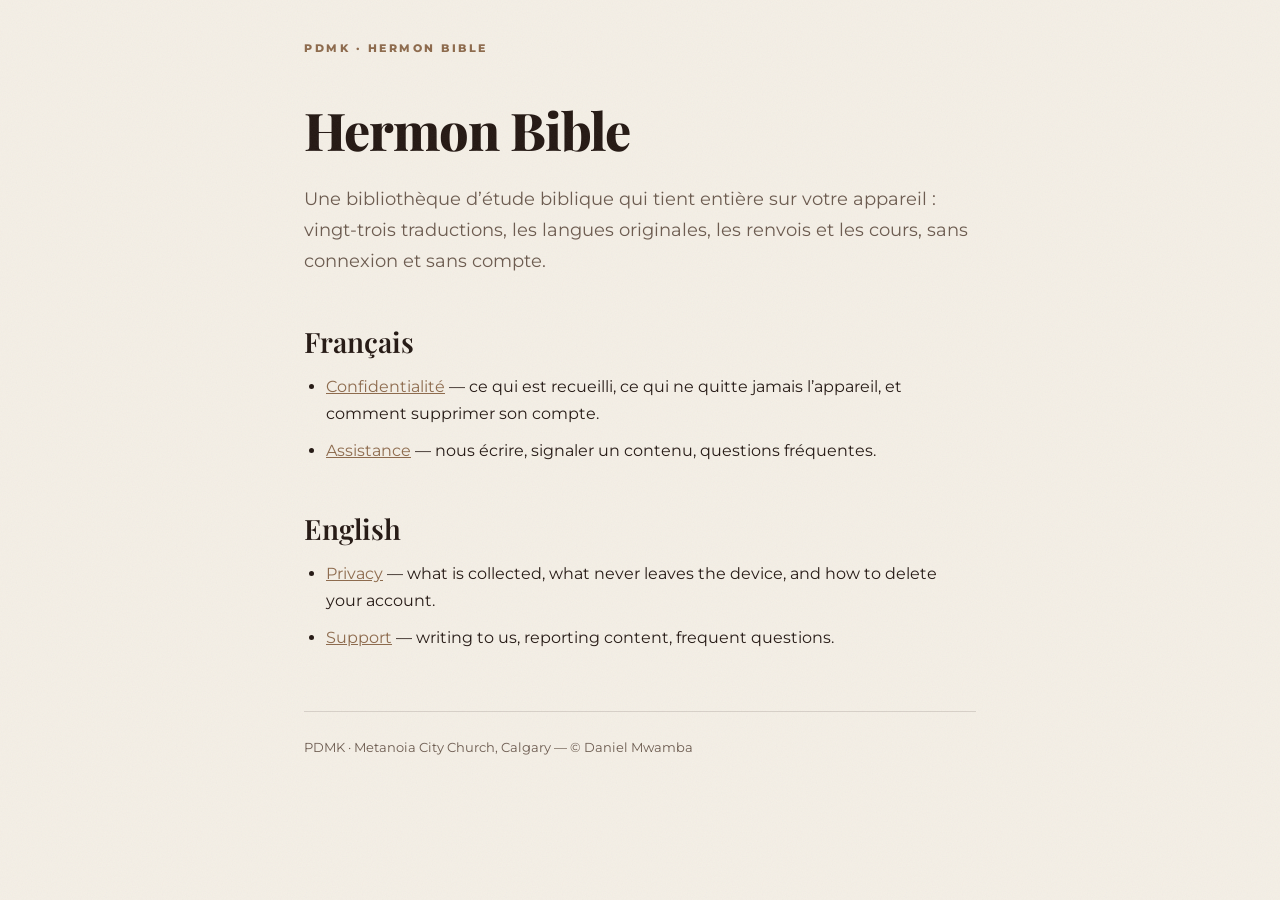
<file: index.html>
<!doctype html><html lang="fr"><head><meta charset="utf-8">
<meta name="viewport" content="width=device-width,initial-scale=1">
<title>Hermon Bible — informations</title>
<meta name="description" content="Confidentialité et assistance de l’application Hermon Bible, par PDMK.">
<meta name="theme-color" content="#F4EFE6">
<link href="https://fonts.googleapis.com/css2?family=Playfair+Display:wght@600;800&family=Montserrat:wght@400;700;800&display=swap" rel="stylesheet">
<link rel="stylesheet" href="style.css">
</head><body><div class="page">

<header><span class="mq">PDMK · Hermon Bible</span></header>

<h1>Hermon Bible</h1>
<p class="chapeau">Une bibliothèque d’étude biblique qui tient entière sur votre
appareil : vingt-trois traductions, les langues originales, les renvois et les
cours, sans connexion et sans compte.</p>

<h2>Français</h2>
<ul>
  <li><a href="confidentialite/">Confidentialité</a> — ce qui est recueilli, ce
      qui ne quitte jamais l’appareil, et comment supprimer son compte.</li>
  <li><a href="support/">Assistance</a> — nous écrire, signaler un contenu,
      questions fréquentes.</li>
</ul>

<h2>English</h2>
<ul>
  <li><a href="privacy/">Privacy</a> — what is collected, what never leaves the
      device, and how to delete your account.</li>
  <li><a href="help/">Support</a> — writing to us, reporting content, frequent
      questions.</li>
</ul>

<footer>PDMK · Metanoia City Church, Calgary — © Daniel Mwamba</footer>

</div></body></html>
</file>
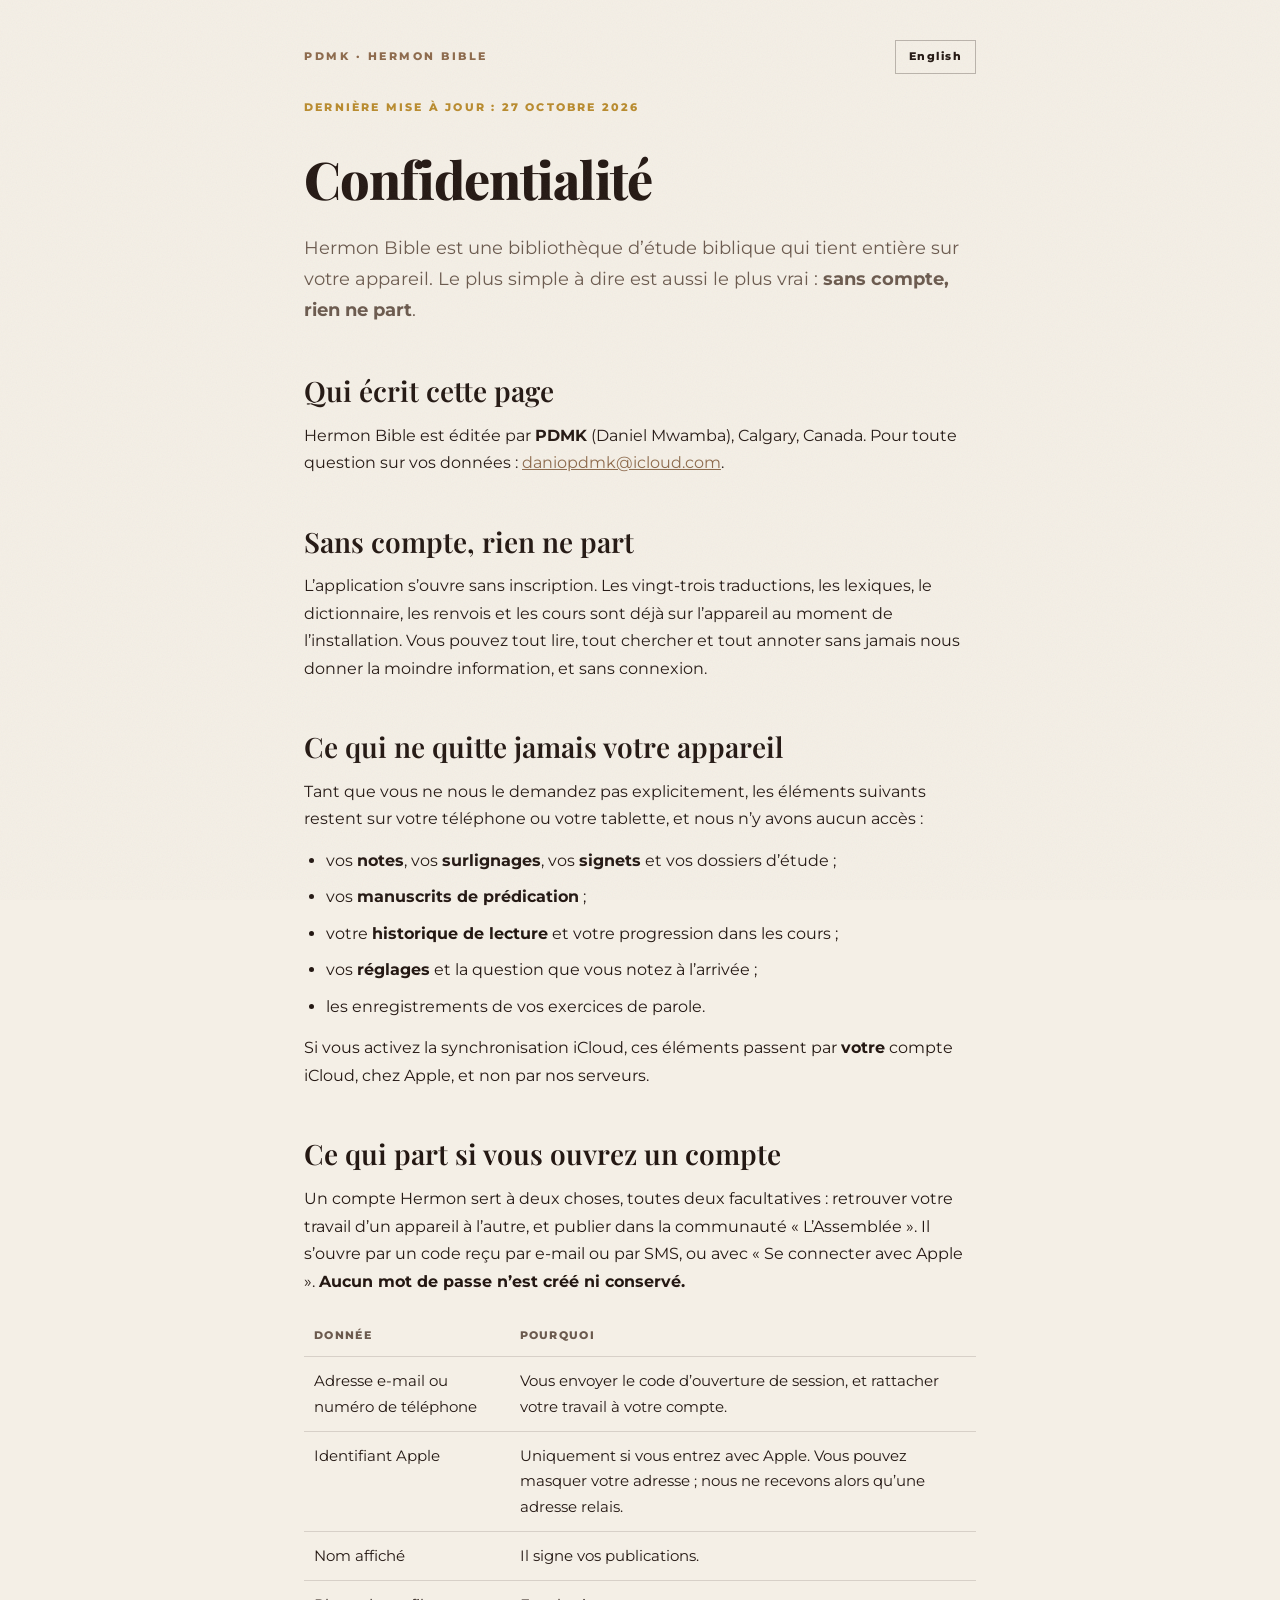
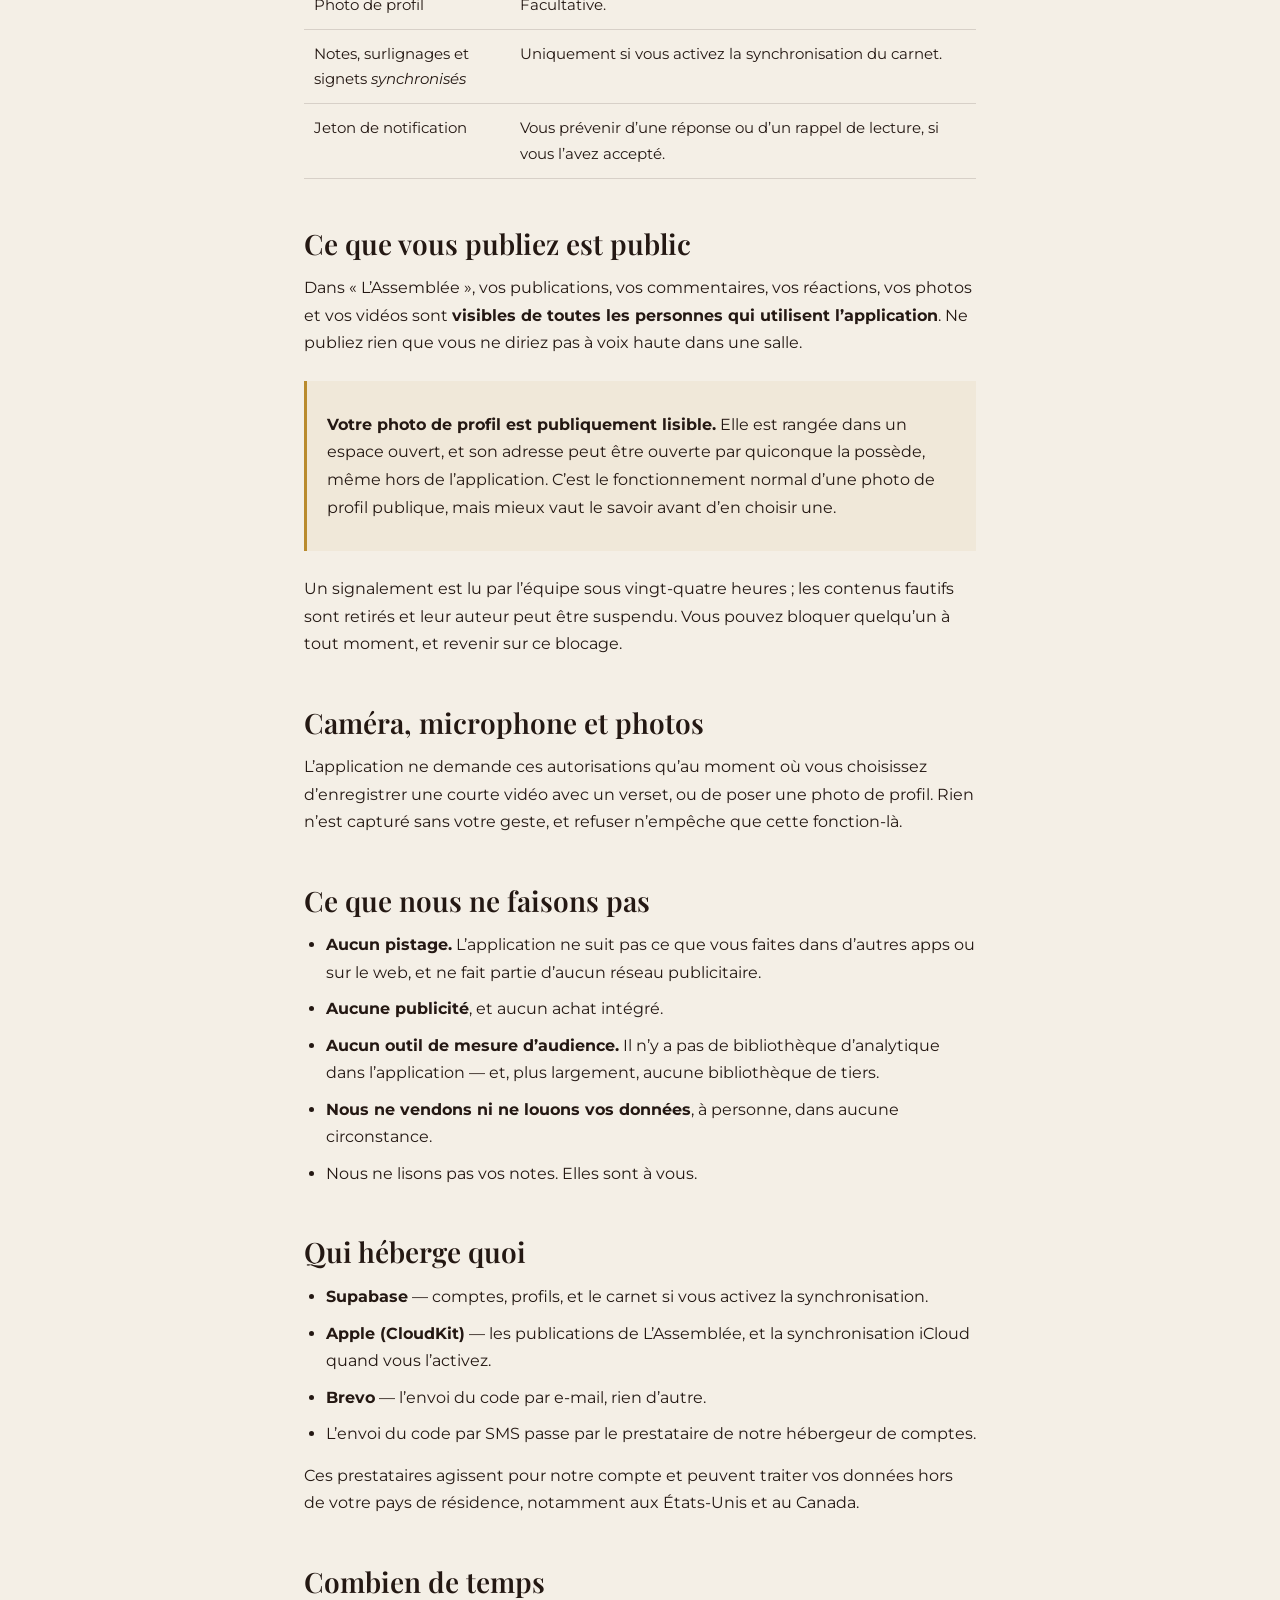
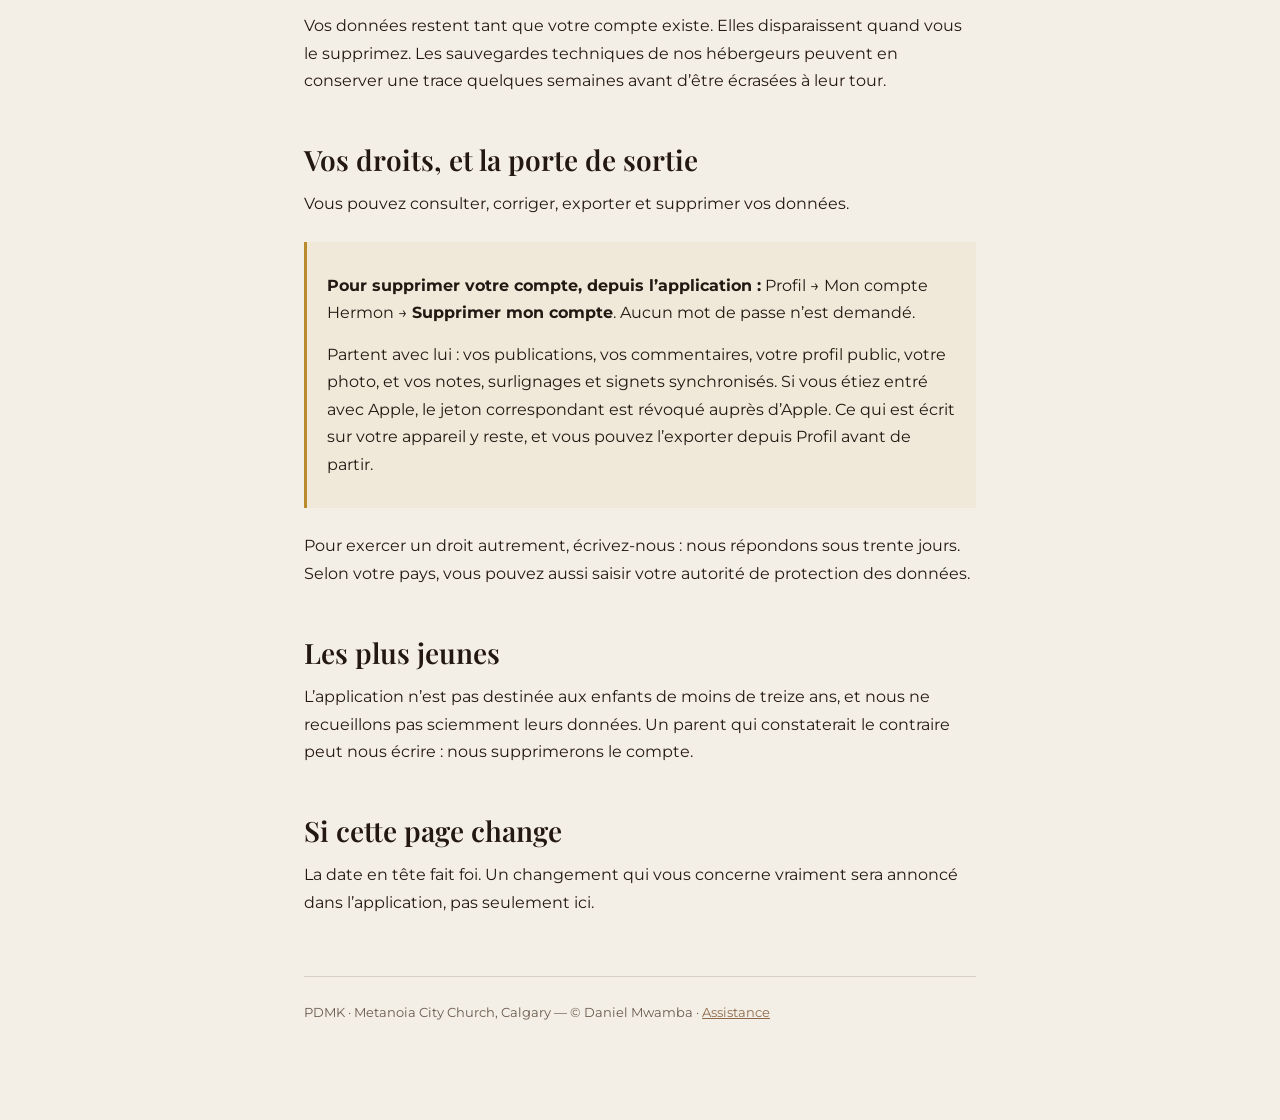
<file: confidentialite/index.html>
<!doctype html><html lang="fr"><head><meta charset="utf-8">
<meta name="viewport" content="width=device-width,initial-scale=1">
<title>Confidentialité — Hermon Bible</title>
<meta name="description" content="Ce que l’application Hermon Bible recueille, ce qui ne quitte jamais votre appareil, et comment supprimer votre compte.">
<meta name="theme-color" content="#F4EFE6">
<link href="https://fonts.googleapis.com/css2?family=Playfair+Display:wght@600;800&family=Montserrat:wght@400;700;800&display=swap" rel="stylesheet">
<link rel="stylesheet" href="../style.css">
</head><body><div class="page">

<header>
  <a class="mq" href="../">PDMK · Hermon Bible</a>
  <a class="lang" href="../privacy/">English</a>
</header>

<p class="date">Dernière mise à jour : 27 octobre 2026</p>
<h1>Confidentialité</h1>
<p class="chapeau">Hermon Bible est une bibliothèque d’étude biblique qui tient
entière sur votre appareil. Le plus simple à dire est aussi le plus vrai :
<strong>sans compte, rien ne part</strong>.</p>

<h2>Qui écrit cette page</h2>
<p>Hermon Bible est éditée par <strong>PDMK</strong> (Daniel Mwamba), Calgary,
Canada. Pour toute question sur vos données :
<a href="mailto:daniopdmk@icloud.com?subject=Hermon%20Bible%20%E2%80%94%20confidentialit%C3%A9">daniopdmk@icloud.com</a>.</p>

<h2>Sans compte, rien ne part</h2>
<p>L’application s’ouvre sans inscription. Les vingt-trois traductions, les
lexiques, le dictionnaire, les renvois et les cours sont déjà sur l’appareil au
moment de l’installation. Vous pouvez tout lire, tout chercher et tout annoter
sans jamais nous donner la moindre information, et sans connexion.</p>

<h2>Ce qui ne quitte jamais votre appareil</h2>
<p>Tant que vous ne nous le demandez pas explicitement, les éléments suivants
restent sur votre téléphone ou votre tablette, et nous n’y avons aucun accès :</p>
<ul>
  <li>vos <strong>notes</strong>, vos <strong>surlignages</strong>, vos
      <strong>signets</strong> et vos dossiers d’étude ;</li>
  <li>vos <strong>manuscrits de prédication</strong> ;</li>
  <li>votre <strong>historique de lecture</strong> et votre progression dans les
      cours ;</li>
  <li>vos <strong>réglages</strong> et la question que vous notez à l’arrivée ;</li>
  <li>les enregistrements de vos exercices de parole.</li>
</ul>
<p>Si vous activez la synchronisation iCloud, ces éléments passent par
<strong>votre</strong> compte iCloud, chez Apple, et non par nos serveurs.</p>

<h2>Ce qui part si vous ouvrez un compte</h2>
<p>Un compte Hermon sert à deux choses, toutes deux facultatives : retrouver
votre travail d’un appareil à l’autre, et publier dans la communauté
« L’Assemblée ». Il s’ouvre par un code reçu par e-mail ou par SMS, ou avec
« Se connecter avec Apple ». <strong>Aucun mot de passe n’est créé ni
conservé.</strong></p>

<table>
  <tr><th>Donnée</th><th>Pourquoi</th></tr>
  <tr><td>Adresse e-mail ou numéro de téléphone</td><td>Vous envoyer le code d’ouverture de session, et rattacher votre travail à votre compte.</td></tr>
  <tr><td>Identifiant Apple</td><td>Uniquement si vous entrez avec Apple. Vous pouvez masquer votre adresse ; nous ne recevons alors qu’une adresse relais.</td></tr>
  <tr><td>Nom affiché</td><td>Il signe vos publications.</td></tr>
  <tr><td>Photo de profil</td><td>Facultative.</td></tr>
  <tr><td>Notes, surlignages et signets <em>synchronisés</em></td><td>Uniquement si vous activez la synchronisation du carnet.</td></tr>
  <tr><td>Jeton de notification</td><td>Vous prévenir d’une réponse ou d’un rappel de lecture, si vous l’avez accepté.</td></tr>
</table>

<h2>Ce que vous publiez est public</h2>
<p>Dans « L’Assemblée », vos publications, vos commentaires, vos réactions, vos
photos et vos vidéos sont <strong>visibles de toutes les personnes qui utilisent
l’application</strong>. Ne publiez rien que vous ne diriez pas à voix haute dans
une salle.</p>
<div class="note">
  <p><strong>Votre photo de profil est publiquement lisible.</strong> Elle est
  rangée dans un espace ouvert, et son adresse peut être ouverte par quiconque
  la possède, même hors de l’application. C’est le fonctionnement normal d’une
  photo de profil publique, mais mieux vaut le savoir avant d’en choisir une.</p>
</div>
<p>Un signalement est lu par l’équipe sous vingt-quatre heures ; les contenus
fautifs sont retirés et leur auteur peut être suspendu. Vous pouvez bloquer
quelqu’un à tout moment, et revenir sur ce blocage.</p>

<h2>Caméra, microphone et photos</h2>
<p>L’application ne demande ces autorisations qu’au moment où vous choisissez
d’enregistrer une courte vidéo avec un verset, ou de poser une photo de profil.
Rien n’est capturé sans votre geste, et refuser n’empêche que cette
fonction-là.</p>

<h2>Ce que nous ne faisons pas</h2>
<ul>
  <li><strong>Aucun pistage.</strong> L’application ne suit pas ce que vous
      faites dans d’autres apps ou sur le web, et ne fait partie d’aucun réseau
      publicitaire.</li>
  <li><strong>Aucune publicité</strong>, et aucun achat intégré.</li>
  <li><strong>Aucun outil de mesure d’audience.</strong> Il n’y a pas de
      bibliothèque d’analytique dans l’application — et, plus largement, aucune
      bibliothèque de tiers.</li>
  <li><strong>Nous ne vendons ni ne louons vos données</strong>, à personne, dans
      aucune circonstance.</li>
  <li>Nous ne lisons pas vos notes. Elles sont à vous.</li>
</ul>

<h2>Qui héberge quoi</h2>
<ul>
  <li><strong>Supabase</strong> — comptes, profils, et le carnet si vous activez
      la synchronisation.</li>
  <li><strong>Apple (CloudKit)</strong> — les publications de L’Assemblée, et la
      synchronisation iCloud quand vous l’activez.</li>
  <li><strong>Brevo</strong> — l’envoi du code par e-mail, rien d’autre.</li>
  <li>L’envoi du code par SMS passe par le prestataire de notre hébergeur de
      comptes.</li>
</ul>
<p>Ces prestataires agissent pour notre compte et peuvent traiter vos données
hors de votre pays de résidence, notamment aux États-Unis et au Canada.</p>

<h2>Combien de temps</h2>
<p>Vos données restent tant que votre compte existe. Elles disparaissent quand
vous le supprimez. Les sauvegardes techniques de nos hébergeurs peuvent en
conserver une trace quelques semaines avant d’être écrasées à leur tour.</p>

<h2>Vos droits, et la porte de sortie</h2>
<p>Vous pouvez consulter, corriger, exporter et supprimer vos données.</p>
<div class="note">
  <p><strong>Pour supprimer votre compte, depuis l’application :</strong>
  Profil → Mon compte Hermon → <strong>Supprimer mon compte</strong>. Aucun mot
  de passe n’est demandé.</p>
  <p>Partent avec lui : vos publications, vos commentaires, votre profil public,
  votre photo, et vos notes, surlignages et signets synchronisés. Si vous étiez
  entré avec Apple, le jeton correspondant est révoqué auprès d’Apple. Ce qui
  est écrit sur votre appareil y reste, et vous pouvez l’exporter depuis Profil
  avant de partir.</p>
</div>
<p>Pour exercer un droit autrement, écrivez-nous : nous répondons sous trente
jours. Selon votre pays, vous pouvez aussi saisir votre autorité de protection
des données.</p>

<h2>Les plus jeunes</h2>
<p>L’application n’est pas destinée aux enfants de moins de treize ans, et nous
ne recueillons pas sciemment leurs données. Un parent qui constaterait le
contraire peut nous écrire : nous supprimerons le compte.</p>

<h2>Si cette page change</h2>
<p>La date en tête fait foi. Un changement qui vous concerne vraiment sera
annoncé dans l’application, pas seulement ici.</p>

<footer>PDMK · Metanoia City Church, Calgary — © Daniel Mwamba ·
<a href="../support/">Assistance</a></footer>

</div></body></html>
</file>
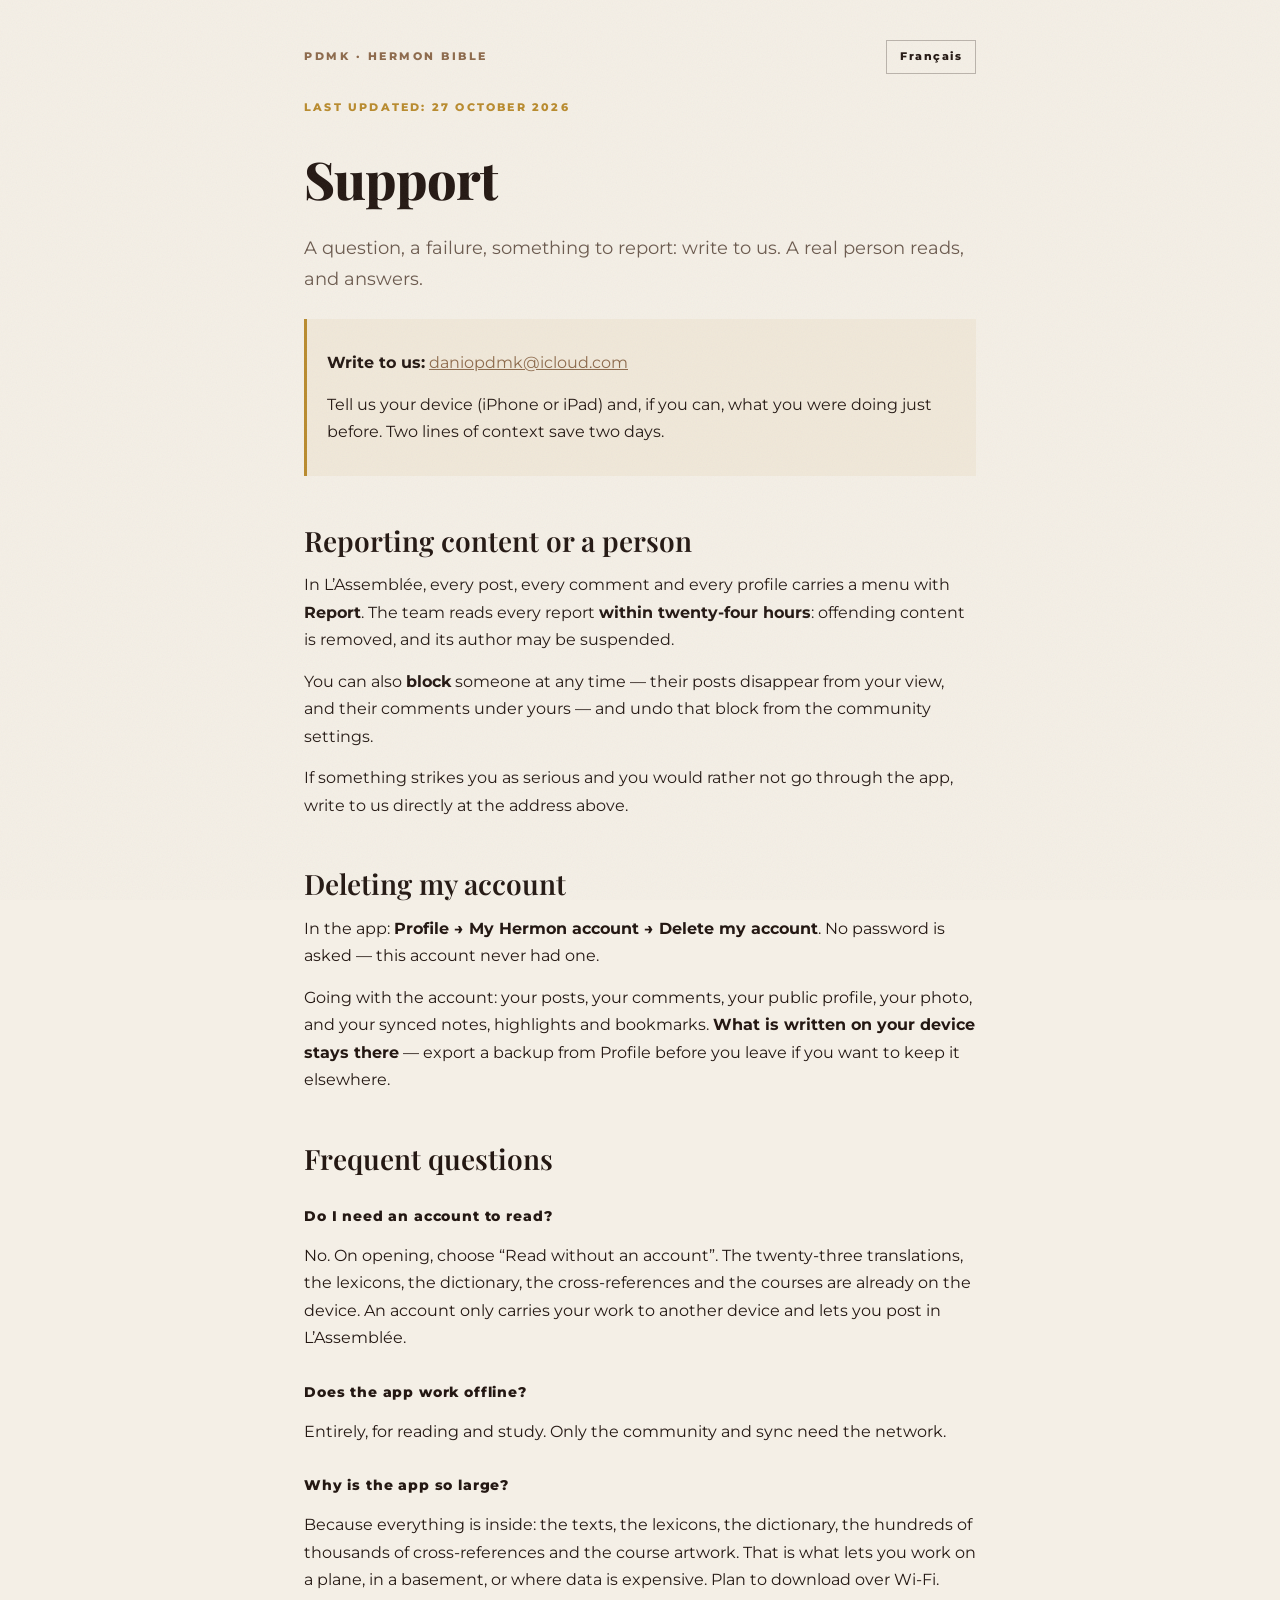
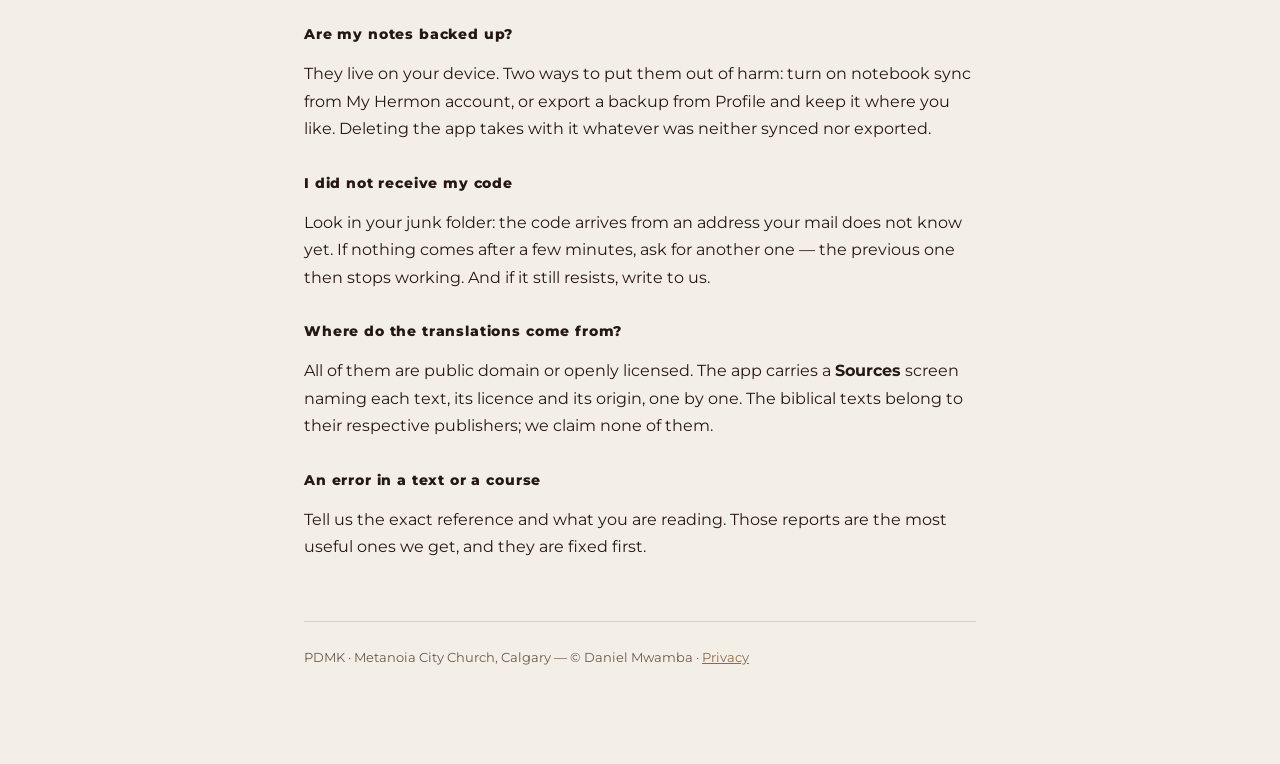
<file: help/index.html>
<!doctype html><html lang="en"><head><meta charset="utf-8">
<meta name="viewport" content="width=device-width,initial-scale=1">
<title>Support — Hermon Bible</title>
<meta name="description" content="Write to us, report content, delete your account, back up your work: help for the Hermon Bible app.">
<meta name="theme-color" content="#F4EFE6">
<link href="https://fonts.googleapis.com/css2?family=Playfair+Display:wght@600;800&family=Montserrat:wght@400;700;800&display=swap" rel="stylesheet">
<link rel="stylesheet" href="../style.css">
</head><body><div class="page">

<header>
  <a class="mq" href="../">PDMK · Hermon Bible</a>
  <a class="lang" href="../support/">Français</a>
</header>

<p class="date">Last updated: 27 October 2026</p>
<h1>Support</h1>
<p class="chapeau">A question, a failure, something to report: write to us. A
real person reads, and answers.</p>

<div class="note">
  <p><strong>Write to us:</strong>
  <a href="mailto:daniopdmk@icloud.com?subject=Hermon%20Bible%20%E2%80%94%20support">daniopdmk@icloud.com</a></p>
  <p>Tell us your device (iPhone or iPad) and, if you can, what you were doing
  just before. Two lines of context save two days.</p>
</div>

<h2>Reporting content or a person</h2>
<p>In L’Assemblée, every post, every comment and every profile carries a menu
with <strong>Report</strong>. The team reads every report
<strong>within twenty-four hours</strong>: offending content is removed, and its
author may be suspended.</p>
<p>You can also <strong>block</strong> someone at any time — their posts
disappear from your view, and their comments under yours — and undo that block
from the community settings.</p>
<p>If something strikes you as serious and you would rather not go through the
app, write to us directly at the address above.</p>

<h2>Deleting my account</h2>
<p>In the app: <strong>Profile → My Hermon account → Delete my account</strong>.
No password is asked — this account never had one.</p>
<p>Going with the account: your posts, your comments, your public profile, your
photo, and your synced notes, highlights and bookmarks. <strong>What is written
on your device stays there</strong> — export a backup from Profile before you
leave if you want to keep it elsewhere.</p>

<h2>Frequent questions</h2>

<h3>Do I need an account to read?</h3>
<p>No. On opening, choose “Read without an account”. The twenty-three
translations, the lexicons, the dictionary, the cross-references and the courses
are already on the device. An account only carries your work to another device
and lets you post in L’Assemblée.</p>

<h3>Does the app work offline?</h3>
<p>Entirely, for reading and study. Only the community and sync need the
network.</p>

<h3>Why is the app so large?</h3>
<p>Because everything is inside: the texts, the lexicons, the dictionary, the
hundreds of thousands of cross-references and the course artwork. That is what
lets you work on a plane, in a basement, or where data is expensive. Plan to
download over Wi-Fi.</p>

<h3>Are my notes backed up?</h3>
<p>They live on your device. Two ways to put them out of harm: turn on notebook
sync from My Hermon account, or export a backup from Profile and keep it where
you like. Deleting the app takes with it whatever was neither synced nor
exported.</p>

<h3>I did not receive my code</h3>
<p>Look in your junk folder: the code arrives from an address your mail does not
know yet. If nothing comes after a few minutes, ask for another one — the
previous one then stops working. And if it still resists, write to us.</p>

<h3>Where do the translations come from?</h3>
<p>All of them are public domain or openly licensed. The app carries a
<strong>Sources</strong> screen naming each text, its licence and its origin, one
by one. The biblical texts belong to their respective publishers; we claim none
of them.</p>

<h3>An error in a text or a course</h3>
<p>Tell us the exact reference and what you are reading. Those reports are the
most useful ones we get, and they are fixed first.</p>

<footer>PDMK · Metanoia City Church, Calgary — © Daniel Mwamba ·
<a href="../privacy/">Privacy</a></footer>

</div></body></html>
</file>
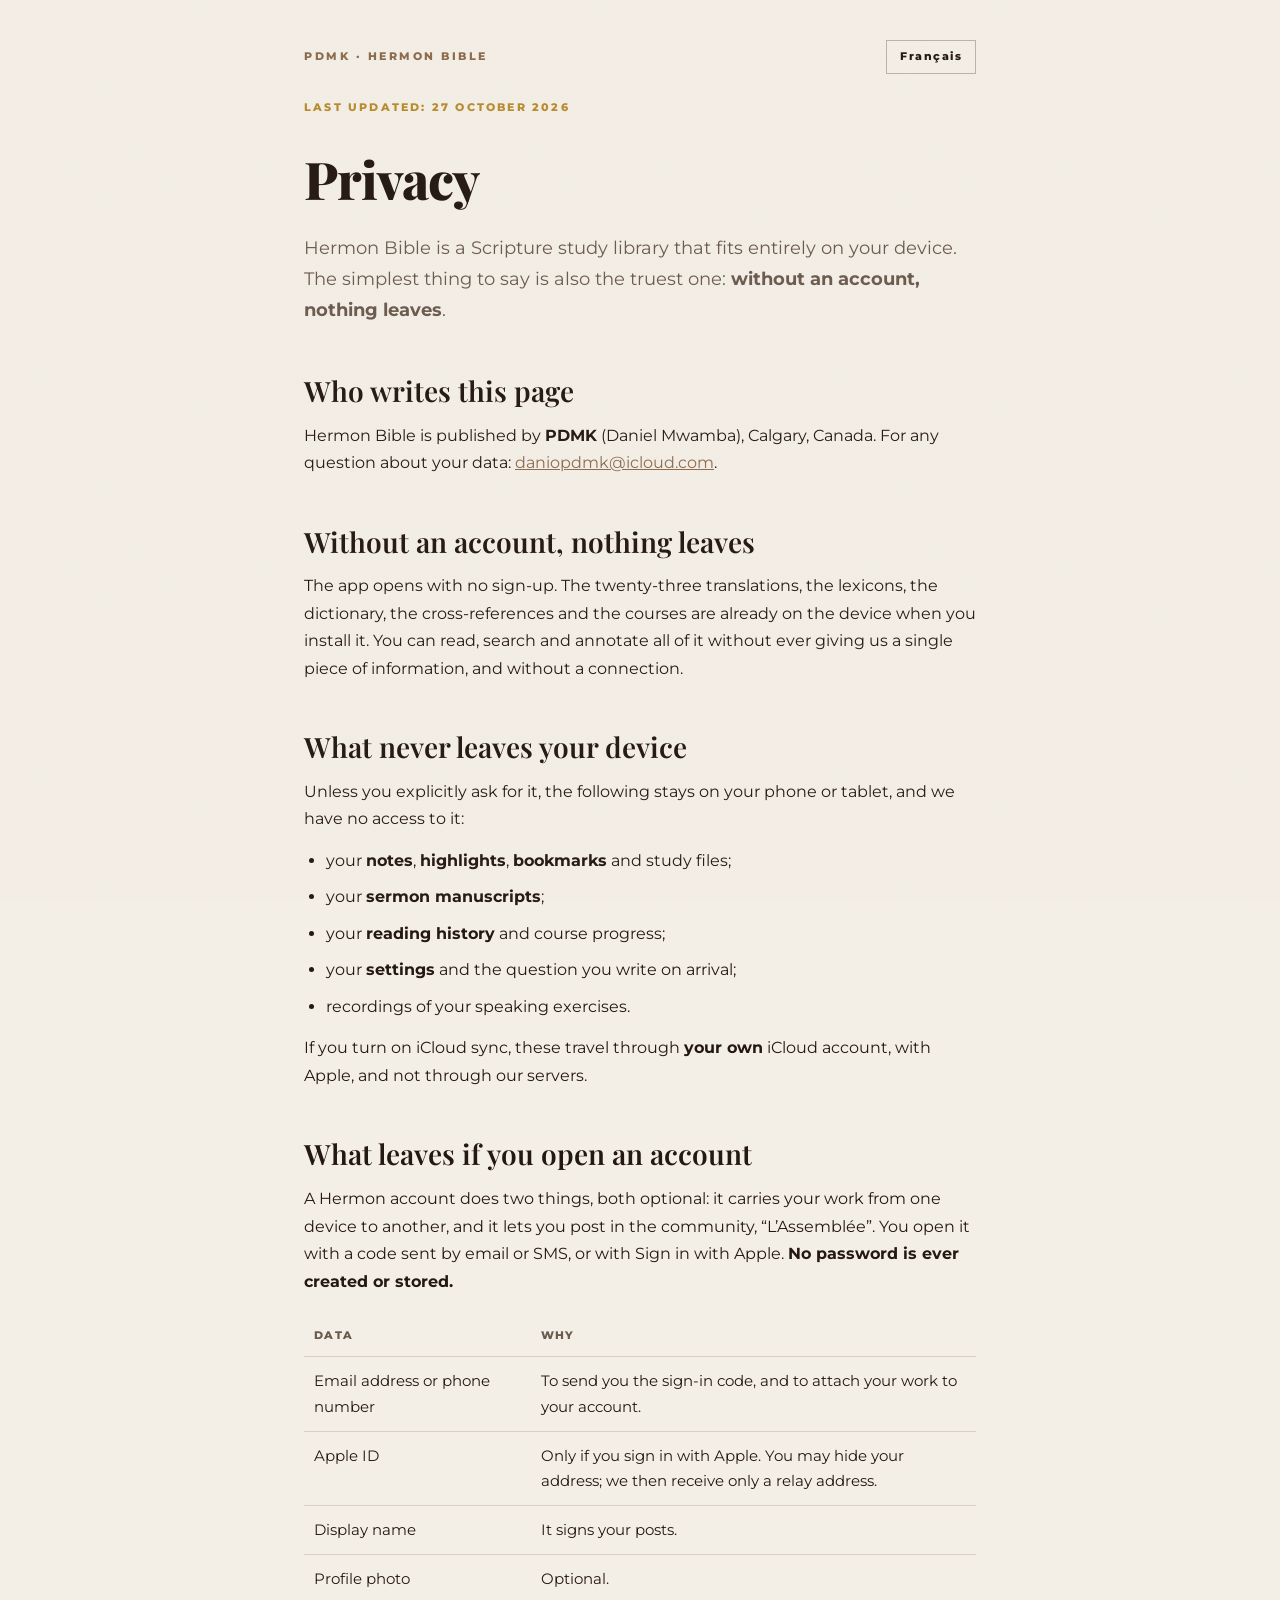
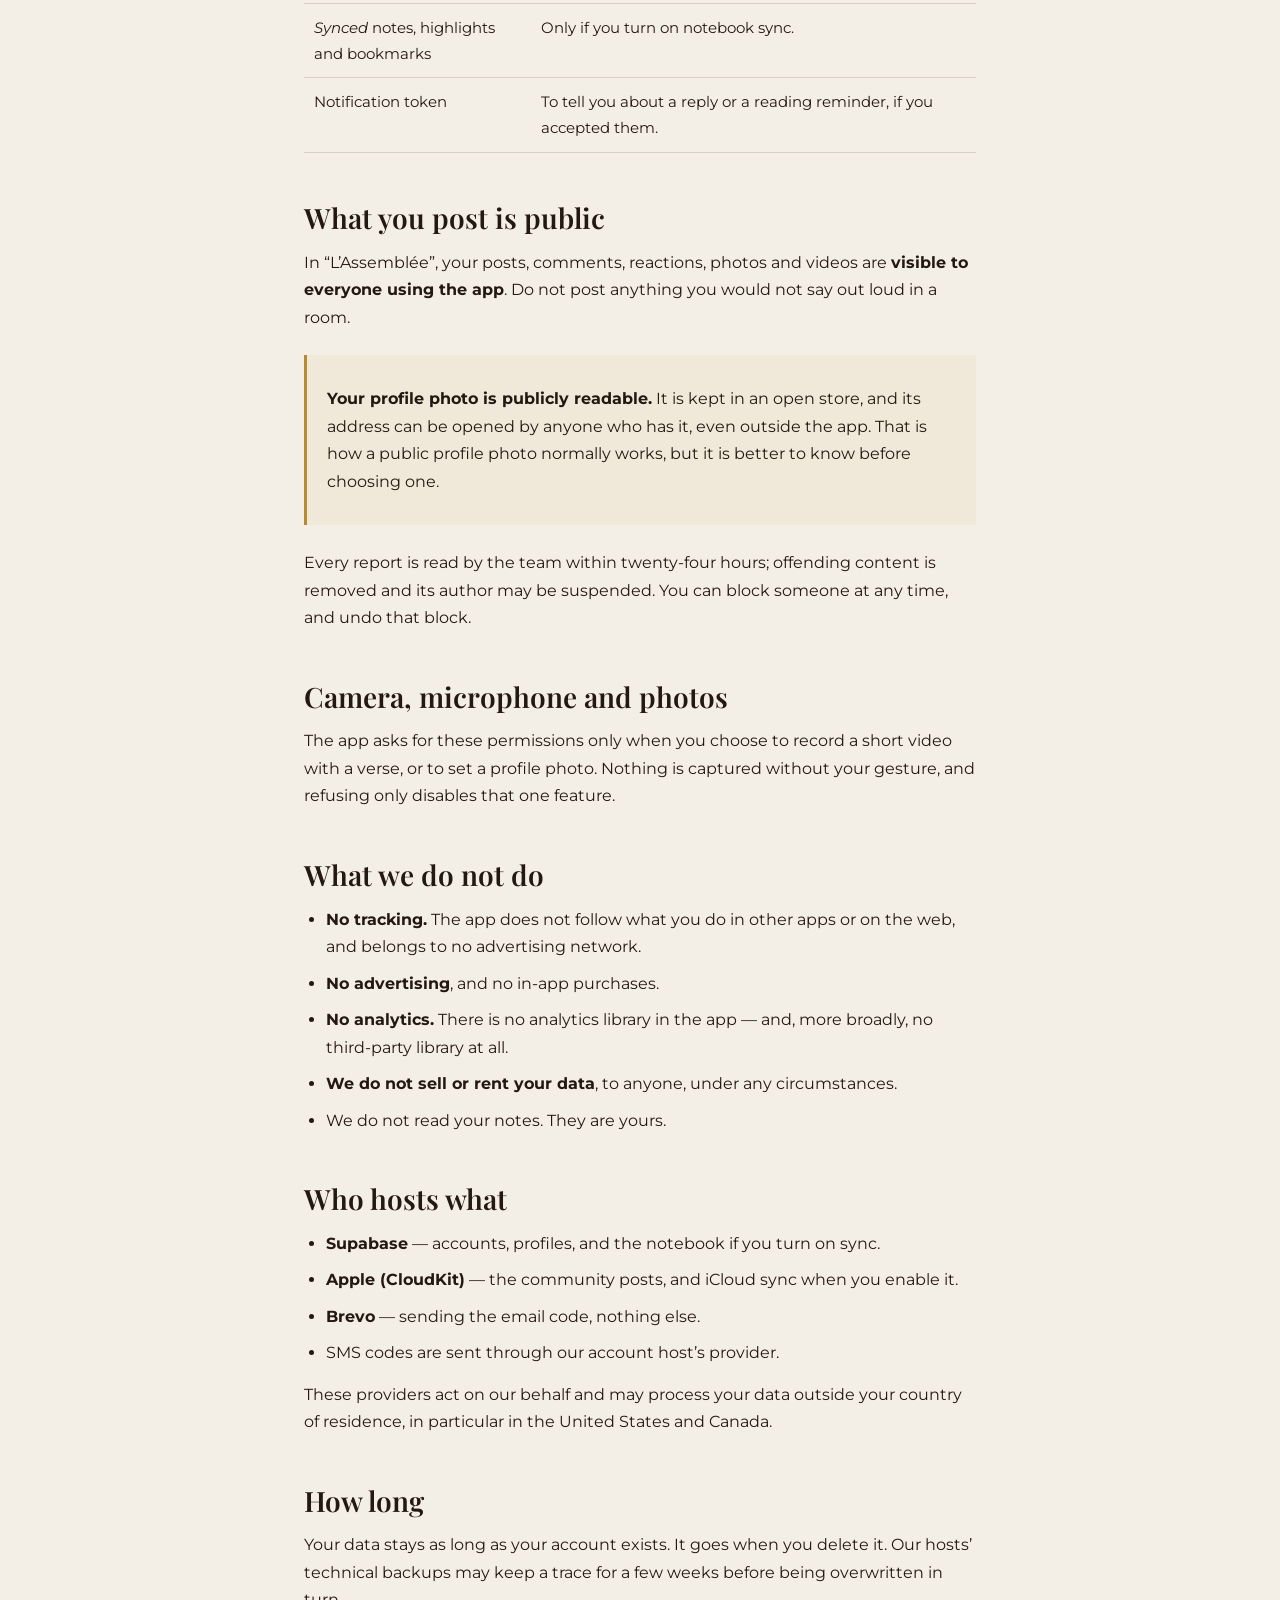
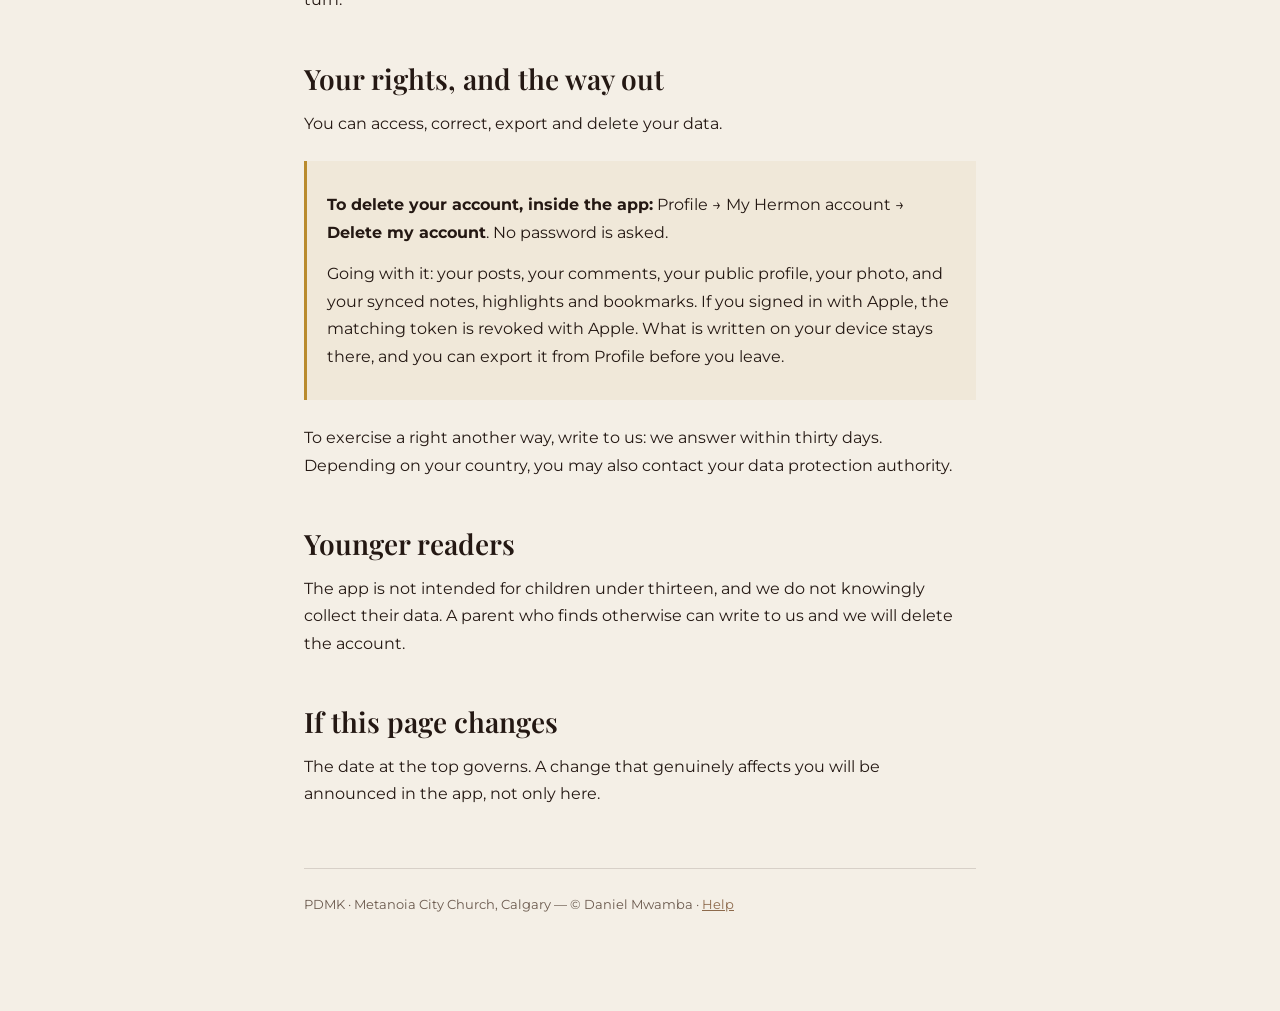
<file: privacy/index.html>
<!doctype html><html lang="en"><head><meta charset="utf-8">
<meta name="viewport" content="width=device-width,initial-scale=1">
<title>Privacy — Hermon Bible</title>
<meta name="description" content="What the Hermon Bible app collects, what never leaves your device, and how to delete your account.">
<meta name="theme-color" content="#F4EFE6">
<link href="https://fonts.googleapis.com/css2?family=Playfair+Display:wght@600;800&family=Montserrat:wght@400;700;800&display=swap" rel="stylesheet">
<link rel="stylesheet" href="../style.css">
</head><body><div class="page">

<header>
  <a class="mq" href="../">PDMK · Hermon Bible</a>
  <a class="lang" href="../confidentialite/">Français</a>
</header>

<p class="date">Last updated: 27 October 2026</p>
<h1>Privacy</h1>
<p class="chapeau">Hermon Bible is a Scripture study library that fits entirely
on your device. The simplest thing to say is also the truest one:
<strong>without an account, nothing leaves</strong>.</p>

<h2>Who writes this page</h2>
<p>Hermon Bible is published by <strong>PDMK</strong> (Daniel Mwamba), Calgary,
Canada. For any question about your data:
<a href="mailto:daniopdmk@icloud.com?subject=Hermon%20Bible%20%E2%80%94%20privacy">daniopdmk@icloud.com</a>.</p>

<h2>Without an account, nothing leaves</h2>
<p>The app opens with no sign-up. The twenty-three translations, the lexicons, the
dictionary, the cross-references and the courses are already on the device when
you install it. You can read, search and annotate all of it without ever giving
us a single piece of information, and without a connection.</p>

<h2>What never leaves your device</h2>
<p>Unless you explicitly ask for it, the following stays on your phone or
tablet, and we have no access to it:</p>
<ul>
  <li>your <strong>notes</strong>, <strong>highlights</strong>,
      <strong>bookmarks</strong> and study files;</li>
  <li>your <strong>sermon manuscripts</strong>;</li>
  <li>your <strong>reading history</strong> and course progress;</li>
  <li>your <strong>settings</strong> and the question you write on arrival;</li>
  <li>recordings of your speaking exercises.</li>
</ul>
<p>If you turn on iCloud sync, these travel through <strong>your own</strong>
iCloud account, with Apple, and not through our servers.</p>

<h2>What leaves if you open an account</h2>
<p>A Hermon account does two things, both optional: it carries your work from one
device to another, and it lets you post in the community, “L’Assemblée”. You open
it with a code sent by email or SMS, or with Sign in with Apple.
<strong>No password is ever created or stored.</strong></p>

<table>
  <tr><th>Data</th><th>Why</th></tr>
  <tr><td>Email address or phone number</td><td>To send you the sign-in code, and to attach your work to your account.</td></tr>
  <tr><td>Apple ID</td><td>Only if you sign in with Apple. You may hide your address; we then receive only a relay address.</td></tr>
  <tr><td>Display name</td><td>It signs your posts.</td></tr>
  <tr><td>Profile photo</td><td>Optional.</td></tr>
  <tr><td><em>Synced</em> notes, highlights and bookmarks</td><td>Only if you turn on notebook sync.</td></tr>
  <tr><td>Notification token</td><td>To tell you about a reply or a reading reminder, if you accepted them.</td></tr>
</table>

<h2>What you post is public</h2>
<p>In “L’Assemblée”, your posts, comments, reactions, photos and videos are
<strong>visible to everyone using the app</strong>. Do not post anything you
would not say out loud in a room.</p>
<div class="note">
  <p><strong>Your profile photo is publicly readable.</strong> It is kept in an
  open store, and its address can be opened by anyone who has it, even outside
  the app. That is how a public profile photo normally works, but it is better
  to know before choosing one.</p>
</div>
<p>Every report is read by the team within twenty-four hours; offending content
is removed and its author may be suspended. You can block someone at any time,
and undo that block.</p>

<h2>Camera, microphone and photos</h2>
<p>The app asks for these permissions only when you choose to record a short
video with a verse, or to set a profile photo. Nothing is captured without your
gesture, and refusing only disables that one feature.</p>

<h2>What we do not do</h2>
<ul>
  <li><strong>No tracking.</strong> The app does not follow what you do in other
      apps or on the web, and belongs to no advertising network.</li>
  <li><strong>No advertising</strong>, and no in-app purchases.</li>
  <li><strong>No analytics.</strong> There is no analytics library in the app —
      and, more broadly, no third-party library at all.</li>
  <li><strong>We do not sell or rent your data</strong>, to anyone, under any
      circumstances.</li>
  <li>We do not read your notes. They are yours.</li>
</ul>

<h2>Who hosts what</h2>
<ul>
  <li><strong>Supabase</strong> — accounts, profiles, and the notebook if you
      turn on sync.</li>
  <li><strong>Apple (CloudKit)</strong> — the community posts, and iCloud sync
      when you enable it.</li>
  <li><strong>Brevo</strong> — sending the email code, nothing else.</li>
  <li>SMS codes are sent through our account host’s provider.</li>
</ul>
<p>These providers act on our behalf and may process your data outside your
country of residence, in particular in the United States and Canada.</p>

<h2>How long</h2>
<p>Your data stays as long as your account exists. It goes when you delete it.
Our hosts’ technical backups may keep a trace for a few weeks before being
overwritten in turn.</p>

<h2>Your rights, and the way out</h2>
<p>You can access, correct, export and delete your data.</p>
<div class="note">
  <p><strong>To delete your account, inside the app:</strong>
  Profile → My Hermon account → <strong>Delete my account</strong>. No password
  is asked.</p>
  <p>Going with it: your posts, your comments, your public profile, your photo,
  and your synced notes, highlights and bookmarks. If you signed in with Apple,
  the matching token is revoked with Apple. What is written on your device stays
  there, and you can export it from Profile before you leave.</p>
</div>
<p>To exercise a right another way, write to us: we answer within thirty days.
Depending on your country, you may also contact your data protection
authority.</p>

<h2>Younger readers</h2>
<p>The app is not intended for children under thirteen, and we do not knowingly
collect their data. A parent who finds otherwise can write to us and we will
delete the account.</p>

<h2>If this page changes</h2>
<p>The date at the top governs. A change that genuinely affects you will be
announced in the app, not only here.</p>

<footer>PDMK · Metanoia City Church, Calgary — © Daniel Mwamba ·
<a href="../help/">Help</a></footer>

</div></body></html>
</file>
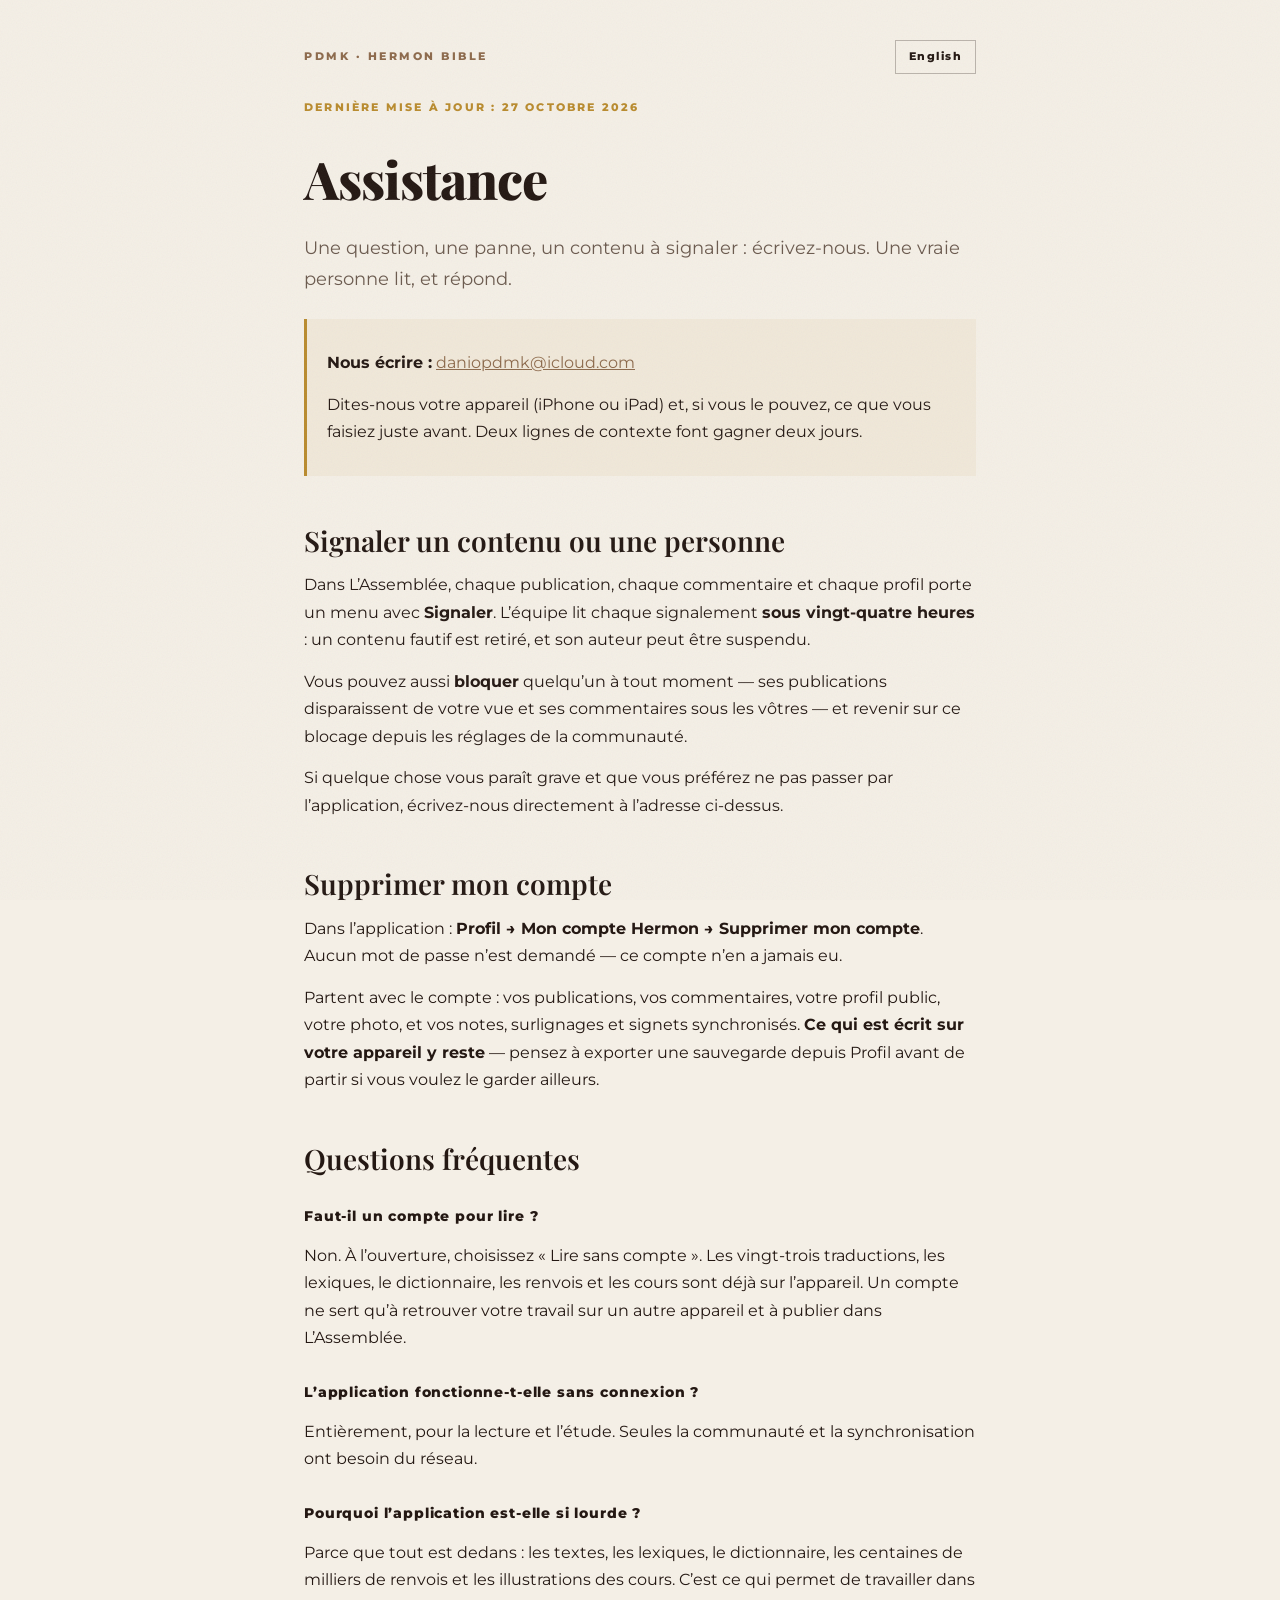
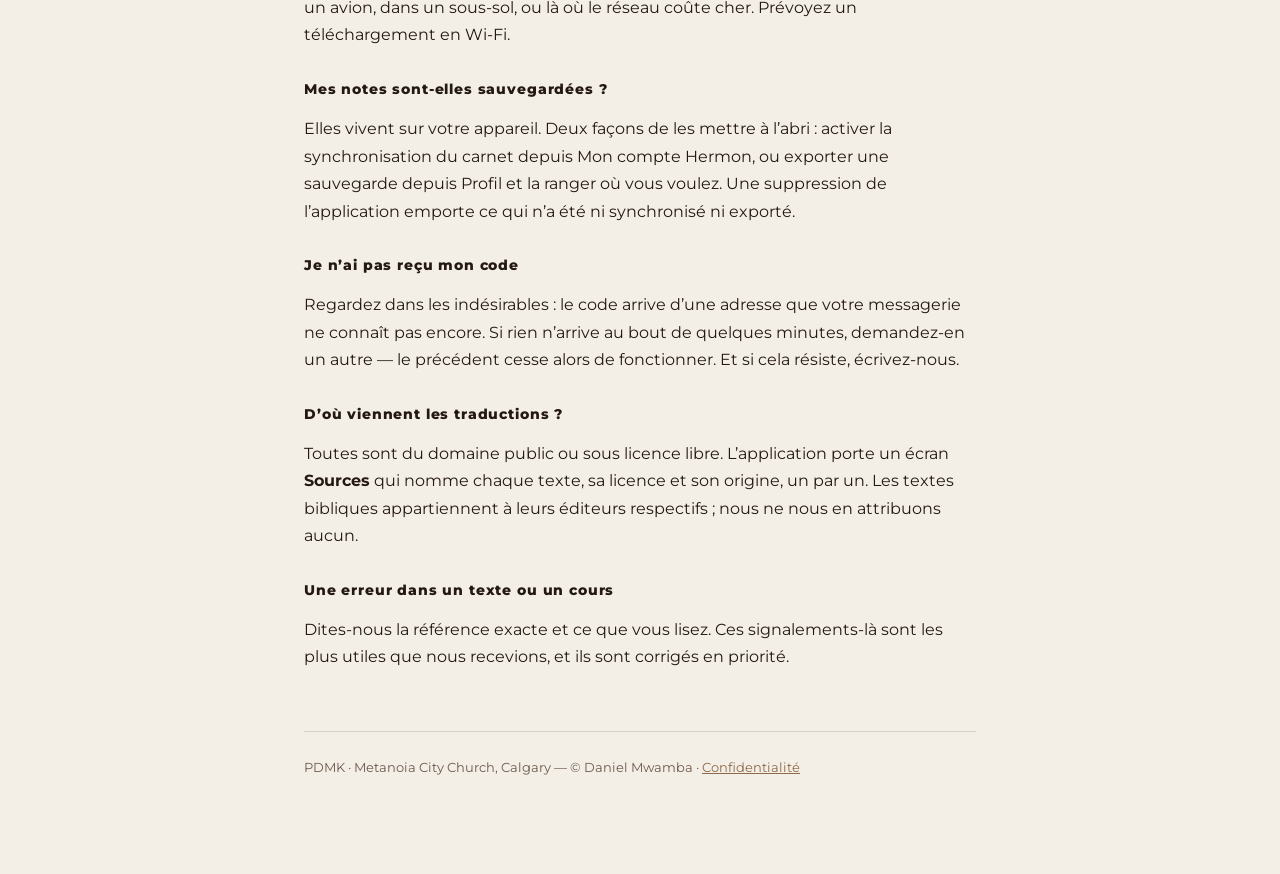
<file: support/index.html>
<!doctype html><html lang="fr"><head><meta charset="utf-8">
<meta name="viewport" content="width=device-width,initial-scale=1">
<title>Assistance — Hermon Bible</title>
<meta name="description" content="Nous écrire, signaler un contenu, supprimer son compte, sauvegarder son travail : l’aide de l’application Hermon Bible.">
<meta name="theme-color" content="#F4EFE6">
<link href="https://fonts.googleapis.com/css2?family=Playfair+Display:wght@600;800&family=Montserrat:wght@400;700;800&display=swap" rel="stylesheet">
<link rel="stylesheet" href="../style.css">
</head><body><div class="page">

<header>
  <a class="mq" href="../">PDMK · Hermon Bible</a>
  <a class="lang" href="../help/">English</a>
</header>

<p class="date">Dernière mise à jour : 27 octobre 2026</p>
<h1>Assistance</h1>
<p class="chapeau">Une question, une panne, un contenu à signaler : écrivez-nous.
Une vraie personne lit, et répond.</p>

<div class="note">
  <p><strong>Nous écrire :</strong>
  <a href="mailto:daniopdmk@icloud.com?subject=Hermon%20Bible%20%E2%80%94%20assistance">daniopdmk@icloud.com</a></p>
  <p>Dites-nous votre appareil (iPhone ou iPad) et, si vous le pouvez, ce que
  vous faisiez juste avant. Deux lignes de contexte font gagner deux jours.</p>
</div>

<h2>Signaler un contenu ou une personne</h2>
<p>Dans L’Assemblée, chaque publication, chaque commentaire et chaque profil
porte un menu avec <strong>Signaler</strong>. L’équipe lit chaque signalement
<strong>sous vingt-quatre heures</strong> : un contenu fautif est retiré, et son
auteur peut être suspendu.</p>
<p>Vous pouvez aussi <strong>bloquer</strong> quelqu’un à tout moment — ses
publications disparaissent de votre vue et ses commentaires sous les vôtres — et
revenir sur ce blocage depuis les réglages de la communauté.</p>
<p>Si quelque chose vous paraît grave et que vous préférez ne pas passer par
l’application, écrivez-nous directement à l’adresse ci-dessus.</p>

<h2>Supprimer mon compte</h2>
<p>Dans l’application : <strong>Profil → Mon compte Hermon → Supprimer mon
compte</strong>. Aucun mot de passe n’est demandé — ce compte n’en a jamais eu.</p>
<p>Partent avec le compte : vos publications, vos commentaires, votre profil
public, votre photo, et vos notes, surlignages et signets synchronisés.
<strong>Ce qui est écrit sur votre appareil y reste</strong> — pensez à exporter
une sauvegarde depuis Profil avant de partir si vous voulez le garder ailleurs.</p>

<h2>Questions fréquentes</h2>

<h3>Faut-il un compte pour lire ?</h3>
<p>Non. À l’ouverture, choisissez « Lire sans compte ». Les vingt-trois
traductions, les lexiques, le dictionnaire, les renvois et les cours sont déjà
sur l’appareil. Un compte ne sert qu’à retrouver votre travail sur un autre
appareil et à publier dans L’Assemblée.</p>

<h3>L’application fonctionne-t-elle sans connexion ?</h3>
<p>Entièrement, pour la lecture et l’étude. Seules la communauté et la
synchronisation ont besoin du réseau.</p>

<h3>Pourquoi l’application est-elle si lourde ?</h3>
<p>Parce que tout est dedans : les textes, les lexiques, le dictionnaire, les
centaines de milliers de renvois et les illustrations des cours. C’est ce qui
permet de travailler dans un avion, dans un sous-sol, ou là où le réseau coûte
cher. Prévoyez un téléchargement en Wi-Fi.</p>

<h3>Mes notes sont-elles sauvegardées ?</h3>
<p>Elles vivent sur votre appareil. Deux façons de les mettre à l’abri : activer
la synchronisation du carnet depuis Mon compte Hermon, ou exporter une
sauvegarde depuis Profil et la ranger où vous voulez. Une suppression de
l’application emporte ce qui n’a été ni synchronisé ni exporté.</p>

<h3>Je n’ai pas reçu mon code</h3>
<p>Regardez dans les indésirables : le code arrive d’une adresse que votre
messagerie ne connaît pas encore. Si rien n’arrive au bout de quelques minutes,
demandez-en un autre — le précédent cesse alors de fonctionner. Et si cela
résiste, écrivez-nous.</p>

<h3>D’où viennent les traductions ?</h3>
<p>Toutes sont du domaine public ou sous licence libre. L’application porte un
écran <strong>Sources</strong> qui nomme chaque texte, sa licence et son origine,
un par un. Les textes bibliques appartiennent à leurs éditeurs respectifs ; nous
ne nous en attribuons aucun.</p>

<h3>Une erreur dans un texte ou un cours</h3>
<p>Dites-nous la référence exacte et ce que vous lisez. Ces signalements-là sont
les plus utiles que nous recevions, et ils sont corrigés en priorité.</p>

<footer>PDMK · Metanoia City Church, Calgary — © Daniel Mwamba ·
<a href="../confidentialite/">Confidentialité</a></footer>

</div></body></html>
</file>
<file: style.css>
/* ═════ Hermon Bible — pages légales ══════════════════════════════════════
   Même direction « librairie » que la page des livres : papier clair, Playfair
   pour les titres, Montserrat pour le texte. Mêmes variables, aux mêmes
   valeurs, pour que les deux sites ne divergent pas en silence.

   ⚠️ AUCUN JavaScript ici, et c'est délibéré. Sur la page des livres, une
   révélation au défilement avait laissé la page ENTIÈREMENT VIDE quand le
   script échouait. Une politique de confidentialité qui ne s'affiche pas est
   pire qu'absente : Apple la lit, et un lecteur inquiet aussi.
   ═══════════════════════════════════════════════════════════════════════ */
:root{--papier:#F4EFE6;--encre:#241813;--sepia:#8D6A4C;--or:#B98B2E;--gris:#6B5A4E}
*{box-sizing:border-box;margin:0;padding:0}
body{font-family:Montserrat,system-ui,sans-serif;background:var(--papier);color:var(--encre);
  line-height:1.72;-webkit-font-smoothing:antialiased}
/* le grain du papier : sans lui, un fond clair fait « gabarit » */
body::after{content:"";position:fixed;inset:0;z-index:99;pointer-events:none;opacity:.05;
  background-image:url("data:image/svg+xml,%3Csvg xmlns='http://www.w3.org/2000/svg' width='200' height='200'%3E%3Cfilter id='n'%3E%3CfeTurbulence type='fractalNoise' baseFrequency='.8' numOctaves='3'/%3E%3C/filter%3E%3Crect width='200' height='200' filter='url(%23n)'/%3E%3C/svg%3E")}
.page{max-width:720px;margin:0 auto;padding:0 24px 96px}
header{padding:40px 0 10px;display:flex;align-items:baseline;justify-content:space-between;
  gap:16px;flex-wrap:wrap}
.mq{font-size:10.5px;font-weight:800;letter-spacing:.24em;text-transform:uppercase;
  color:var(--sepia);text-decoration:none}
.lang{font-size:10.5px;font-weight:800;letter-spacing:.14em;text-decoration:none;
  color:var(--encre);border:1px solid rgba(36,24,19,.28);padding:7px 13px}
.lang:hover{background:var(--encre);color:var(--papier)}
h1{font-family:'Playfair Display',Georgia,serif;font-weight:800;
  font-size:clamp(32px,5.4vw,52px);line-height:1.08;letter-spacing:-.02em;margin:34px 0 10px}
.date{font-size:11px;font-weight:800;letter-spacing:.2em;color:var(--or);text-transform:uppercase}
.chapeau{margin-top:26px;font-size:18px;color:var(--gris)}
h2{font-family:'Playfair Display',Georgia,serif;font-weight:600;font-size:clamp(22px,3.2vw,28px);
  margin:48px 0 12px;line-height:1.2}
h3{font-size:14px;font-weight:800;letter-spacing:.06em;margin:28px 0 8px}
p{margin:14px 0}
ul{margin:14px 0 14px 22px}
li{margin:9px 0}
a{color:var(--sepia)}
strong{font-weight:700}
/* L'encadré sert aux faits qui surprennent : on ne les noie pas dans un
   paragraphe. Le liseré porte le sens, la couleur ne porte jamais seule. */
.note{border-left:3px solid var(--or);background:rgba(185,139,46,.07);
  padding:16px 20px;margin:24px 0}
table{border-collapse:collapse;width:100%;margin:20px 0;font-size:15px}
th,td{text-align:left;padding:11px 10px;border-bottom:1px solid rgba(36,24,19,.14);
  vertical-align:top}
th{font-size:11px;font-weight:800;letter-spacing:.12em;text-transform:uppercase;color:var(--gris)}
footer{border-top:1px solid rgba(36,24,19,.14);margin-top:60px;padding-top:24px;
  font-size:13px;color:var(--gris)}
</file>
